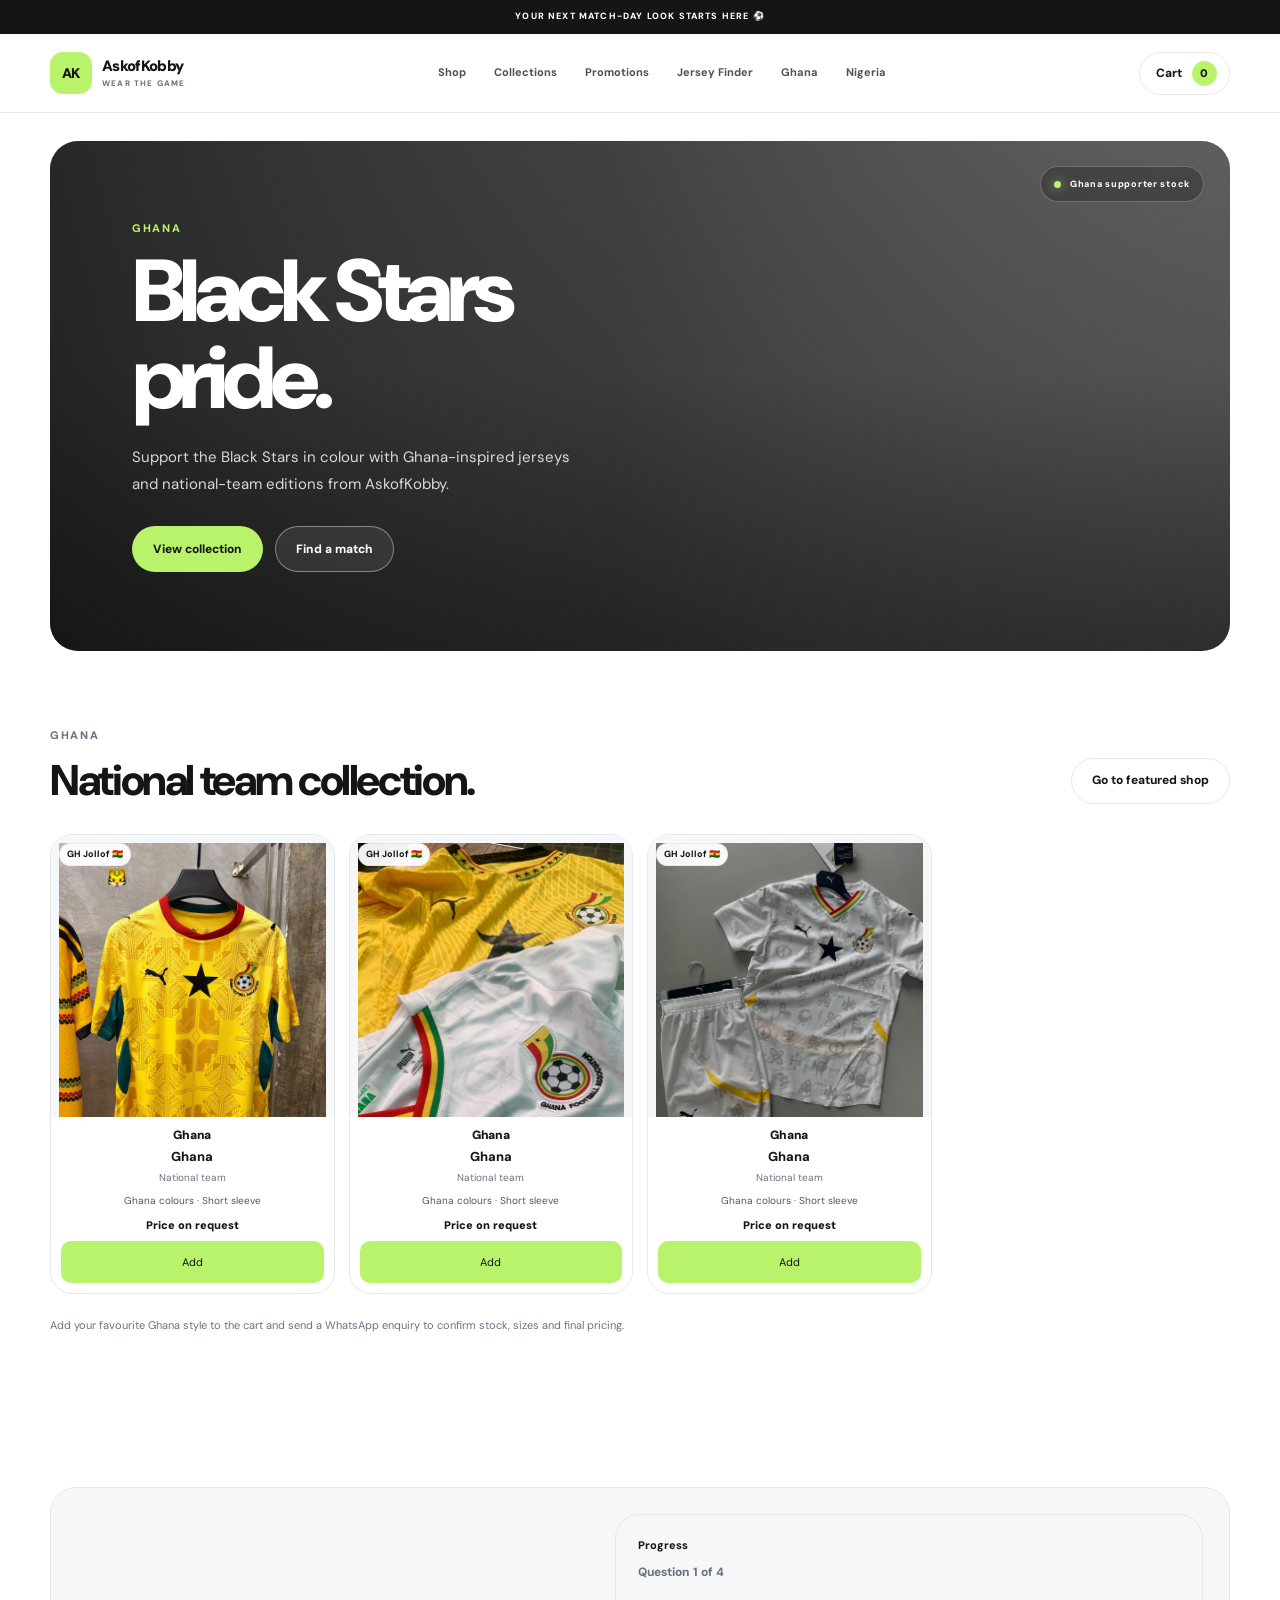
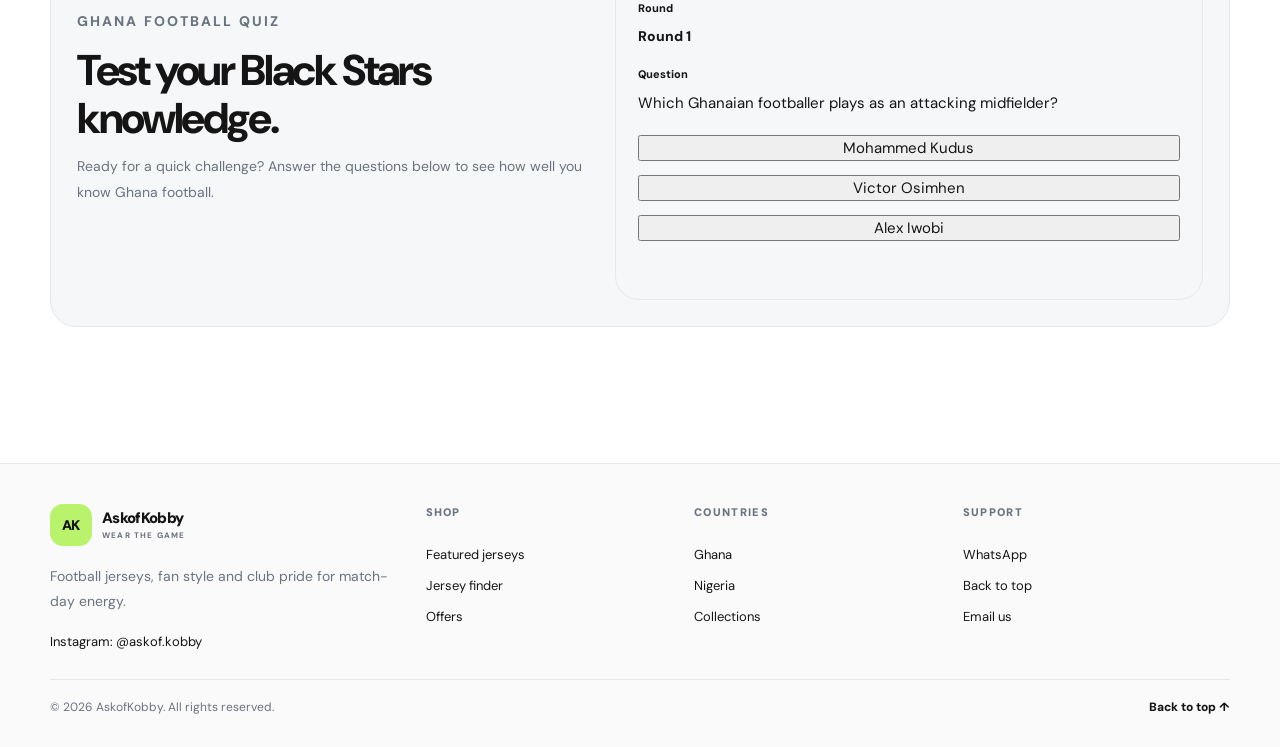
<file: ghana.html>
<!DOCTYPE html>
<html lang="en">
  <head>
    <meta charset="UTF-8" />
    <meta name="viewport" content="width=device-width, initial-scale=1.0" />
    <meta
      name="description"
      content="Explore Ghana football jerseys and supporter gear from AskofKobby."
    />
    <meta name="theme-color" content="#ffffff" />
    <title>Ghana Jerseys | AskofKobby</title>
    <link rel="preconnect" href="https://fonts.googleapis.com" />
    <link rel="preconnect" href="https://fonts.gstatic.com" crossorigin />
    <link
      href="https://fonts.googleapis.com/css2?family=DM+Sans:wght@400;500;600;700;800&display=swap"
      rel="stylesheet"
    />
    <link rel="stylesheet" href="style.css" />
    <script src="script.js" defer></script>
  </head>
  <body id="top">
    <div class="topbar">
      <p>YOUR NEXT MATCH-DAY LOOK STARTS HERE ⚽</p>
    </div>

    <header class="site-header">
      <div class="nav-wrap wrap">
        <a href="index.html" class="brand" aria-label="AskofKobby home">
          <span class="brand-mark">AK</span>
          <span class="brand-name">
            <strong>AskofKobby</strong>
            <small>WEAR THE GAME</small>
          </span>
        </a>

        <nav class="nav-links" id="navLinks" aria-label="Main navigation">
          <a href="index.html#shop">Shop</a>
          <a href="index.html#clubs">Collections</a>
          <a href="index.html#promos">Promotions</a>
          <a href="index.html#finder">Jersey Finder</a>
          <a href="ghana.html">Ghana</a>
          <a href="nigeria.html">Nigeria</a>
        </nav>

        <button class="cart-button" id="openCart" type="button" aria-label="Open shopping cart">
          Cart
          <span class="cart-count" id="cartCount">0</span>
        </button>

        <button
          class="menu-toggle"
          id="menuToggle"
          type="button"
          aria-label="Open navigation menu"
          aria-controls="navLinks"
          aria-expanded="false"
        >
          <span></span>
          <span></span>
          <span></span>
        </button>
      </div>
    </header>

    <main id="countryPage" data-country="Ghana">
      <section class="hero wrap">
        <div
          class="hero-box"
          style="
            background:
              linear-gradient(135deg, rgba(0,0,0,0.3), rgba(0,0,0,0.7)),
              url('https://images.unsplash.com/photo-1522778119026-d647f0596c20?auto=format&fit=crop&w=1600&q=80')
                center/cover no-repeat;
          "
        >
          <div class="hero-shade"></div>

          <div class="hero-note">
            <span class="hero-note-dot"></span>
            Ghana supporter stock
          </div>

          <div class="hero-content">
            <p class="eyebrow">Ghana</p>
            <h1>Black Stars pride.</h1>
            <p class="hero-description">
              Support the Black Stars in colour with Ghana-inspired jerseys and national-team editions from AskofKobby.
            </p>

            <div class="hero-actions">
              <a class="btn btn-primary" href="#countryShop">View collection</a>
              <a class="btn btn-secondary" href="index.html#finder">Find a match</a>
            </div>
          </div>
        </div>
      </section>

      <section class="section wrap" id="countryShop">
        <div class="section-heading">
          <div>
            <p class="eyebrow">Ghana</p>
            <h2>National team collection.</h2>
          </div>

          <button class="btn btn-secondary" id="shopShortcut" type="button">
            Go to featured shop
          </button>
        </div>

        <div class="product-grid" id="countryGrid" aria-live="polite"></div>

        <p class="shop-disclaimer">
          Add your favourite Ghana style to the cart and send a WhatsApp enquiry to confirm stock, sizes and final pricing.
        </p>
      </section>

      <section class="section wrap">
        <div class="updates-box">
          <div class="updates-copy">
            <p class="eyebrow">Ghana football quiz</p>
            <h2>Test your Black Stars knowledge.</h2>
            <p>
              Ready for a quick challenge? Answer the questions below to see how well you know Ghana football.
            </p>
          </div>

          <div id="countryQuiz" class="finder-form" aria-live="polite">
            <div class="shop-search">
              <label for="quizProgress">Progress</label>
              <p id="quizProgress" style="margin: 0; font-size: 12px; font-weight: 800; color: var(--muted);">Question 1 of 4</p>
            </div>

            <div class="form-field">
              <label for="quizQuestion">Round</label>
              <p id="quizQuestion" style="margin: 0; font-weight: 800; font-size: 14px;">Round 1</p>
            </div>

            <div class="form-field">
              <label for="quizPrompt">Question</label>
              <p id="quizPrompt" style="margin: 0; color: var(--ink); font-size: 15px; line-height: 1.7;"></p>
            </div>

            <div id="quizAnswers" class="finder-results-grid" style="grid-template-columns: 1fr;"></div>

            <p id="quizMessage" class="newsletter-message" aria-live="polite"></p>

            <button class="btn btn-primary" id="quizNext" type="button" hidden>Next question</button>

            <button class="btn btn-primary" id="flagClaim" type="button" hidden>
              Claim Ghana flag reward
            </button>
          </div>
        </div>
      </section>
    </main>

    <footer class="site-footer">
      <div class="wrap">
        <div class="footer-main">
          <div class="footer-brand-column">
            <div class="brand footer-brand">
              <span class="brand-mark">AK</span>
              <span class="brand-name">
                <strong>AskofKobby</strong>
                <small>WEAR THE GAME</small>
              </span>
            </div>
            <p class="footer-description">
              Football jerseys, fan style and club pride for match-day energy.
            </p>
            <a class="footer-social-link" href="https://instagram.com/askof.kobby" target="_blank" rel="noopener noreferrer">
              Instagram: @askof.kobby
            </a>
          </div>

          <div class="footer-links-column">
            <h3>Shop</h3>
            <a href="index.html#shop">Featured jerseys</a>
            <a href="index.html#finder">Jersey finder</a>
            <a href="index.html#promos">Offers</a>
          </div>

          <div class="footer-links-column">
            <h3>Countries</h3>
            <a href="ghana.html">Ghana</a>
            <a href="nigeria.html">Nigeria</a>
            <a href="index.html#clubs">Collections</a>
          </div>

          <div class="footer-links-column">
            <h3>Support</h3>
            <a href="https://wa.me/233545292437" target="_blank" rel="noopener noreferrer">
              WhatsApp
            </a>
            <a href="#top">Back to top</a>
            <a href="mailto:askofkobby@gmail.com">Email us</a>
          </div>
        </div>

        <div class="footer-bottom">
          <p>© <span id="year">2026</span> AskofKobby. All rights reserved.</p>
          <a class="back-to-top" href="#top">Back to top ↑</a>
        </div>
      </div>
    </footer>

    <div class="cart-backdrop" id="cartBackdrop"></div>

    <aside class="cart-panel" id="cartPanel" aria-hidden="true" inert>
      <div class="cart-header">
        <h3>Your cart</h3>
        <button class="cart-close" id="closeCart" type="button" aria-label="Close cart">
          ×
        </button>
      </div>

      <div class="cart-items" id="cartItems"></div>

      <div class="cart-footer">
        <div class="cart-total">
          <span>Total</span>
          <strong id="cartTotal">Price to confirm</strong>
        </div>
        <button class="btn btn-primary checkout-button" id="checkoutButton" type="button">
          Enquire on WhatsApp
        </button>
      </div>
    </aside>

    <div id="toast" class="toast" aria-live="polite"></div>
  </body>
</html>
</file>
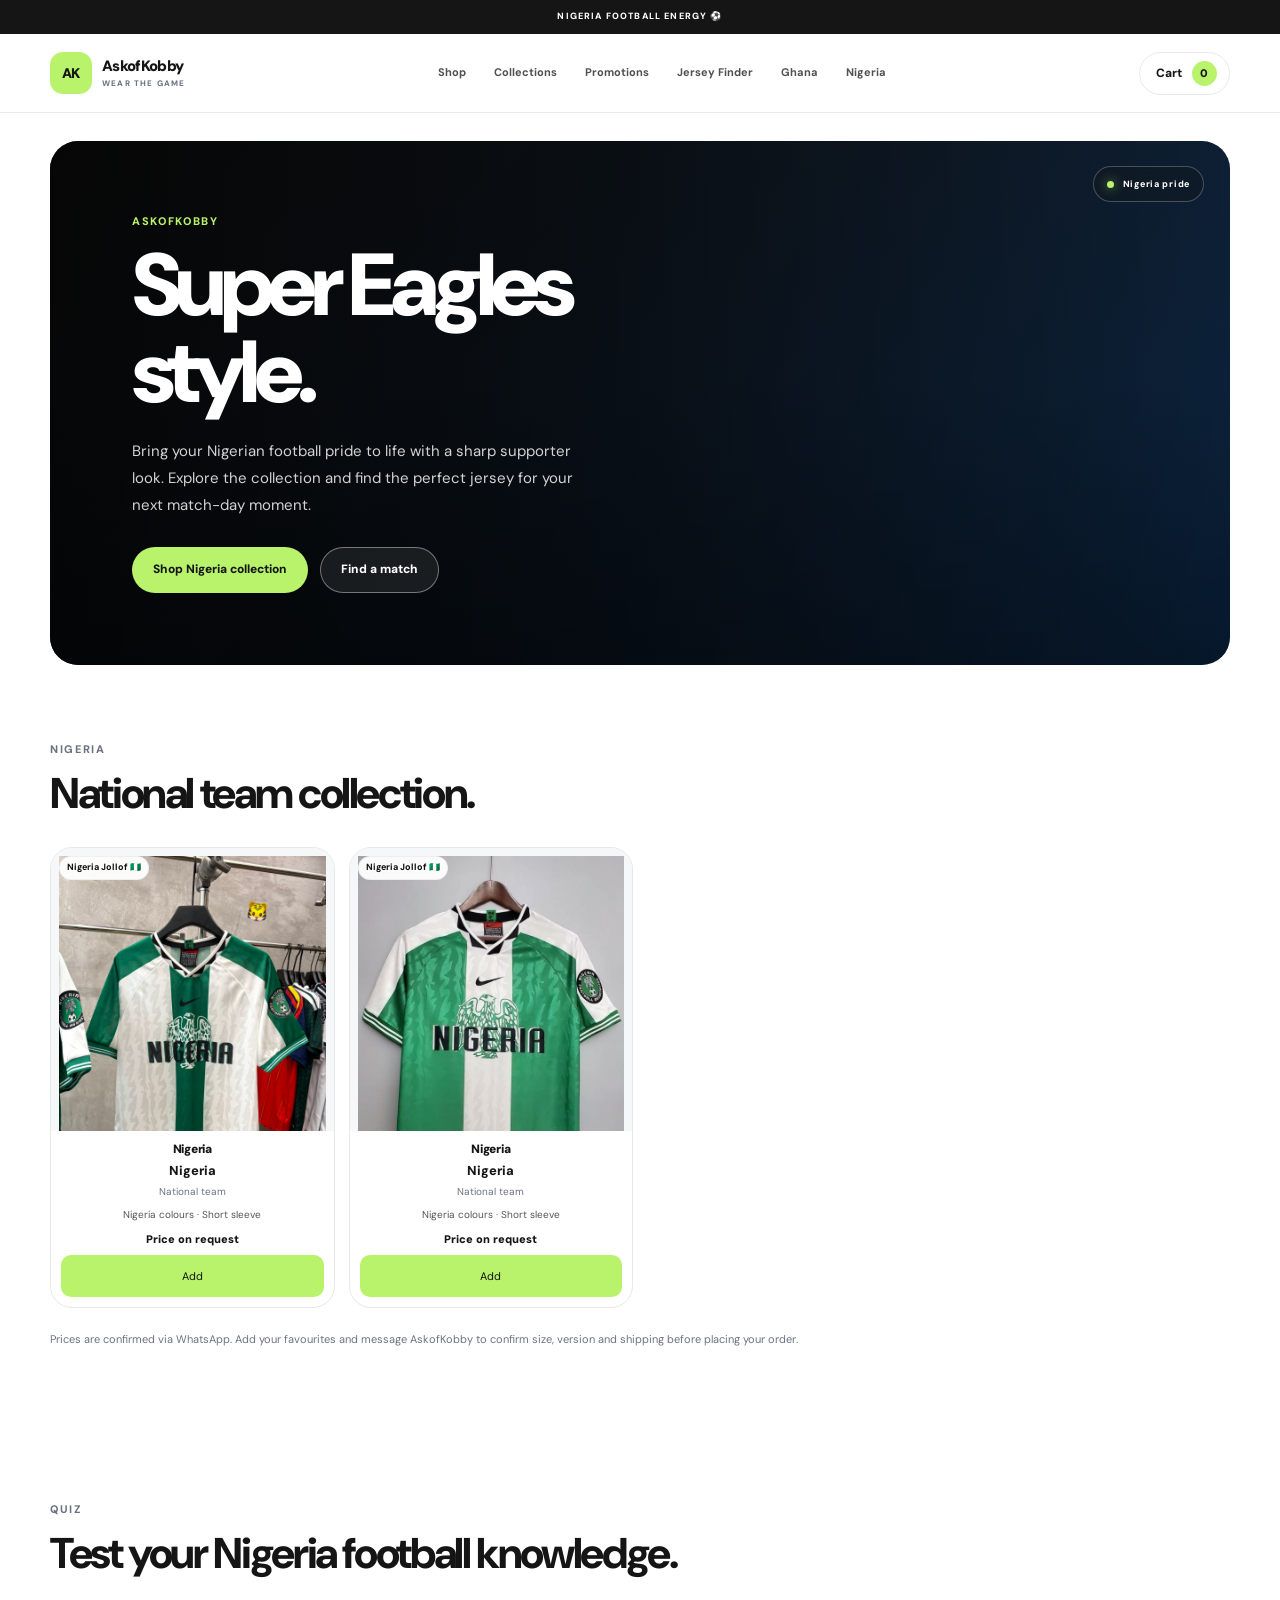
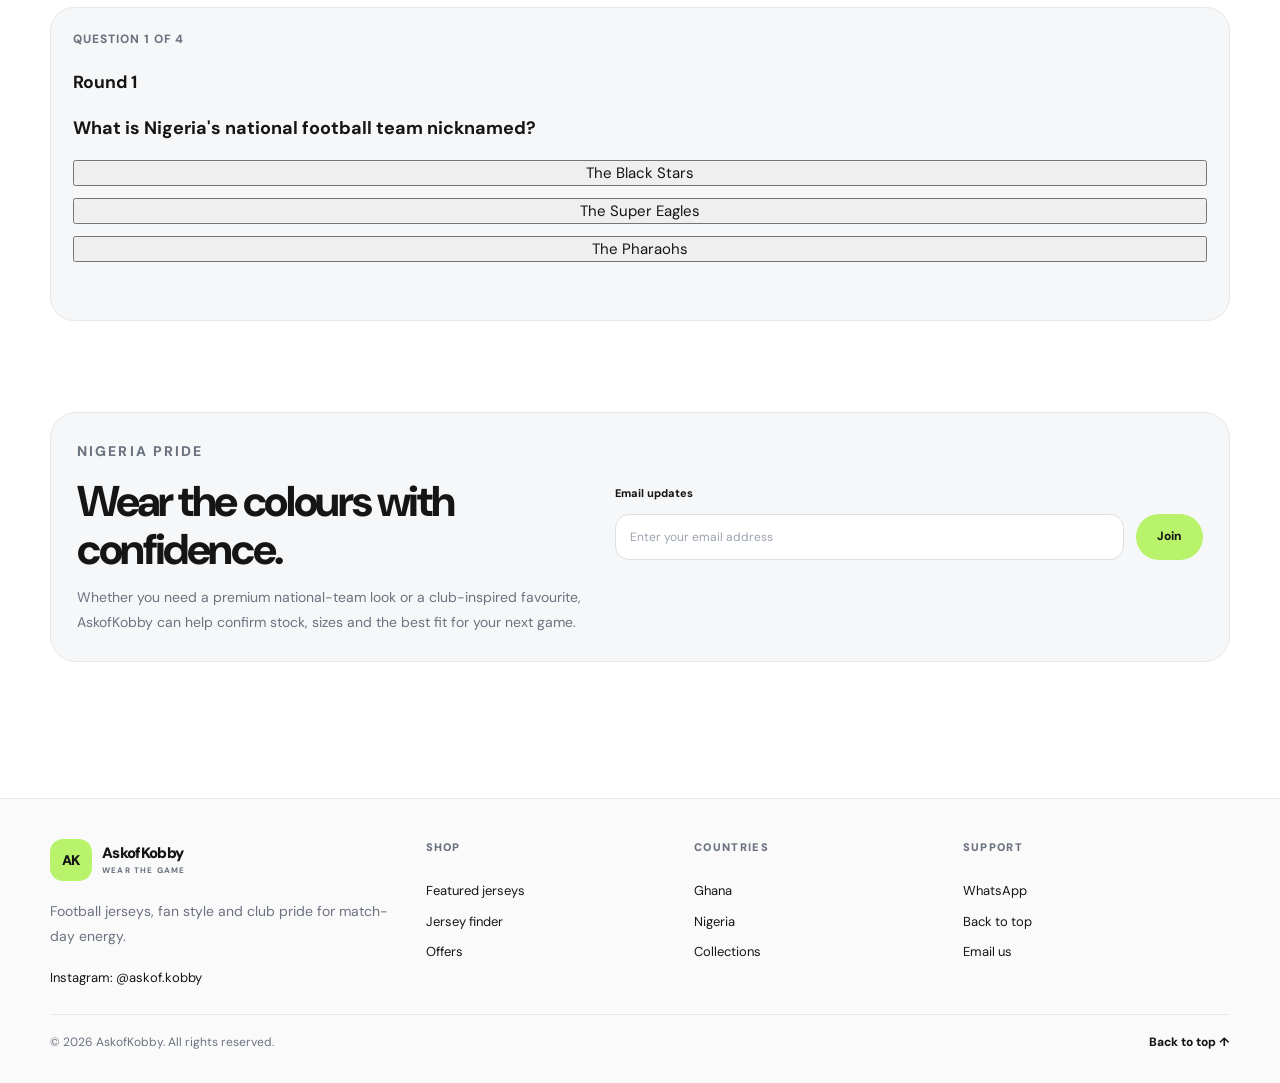
<file: nigeria.html>
<!DOCTYPE html>
<html lang="en">
  <head>
    <meta charset="UTF-8" />
    <meta name="viewport" content="width=device-width, initial-scale=1.0" />
    <meta
      name="description"
      content="Explore Nigeria football jerseys and national-team styles from AskofKobby."
    />
    <title>Nigeria Jerseys | AskofKobby</title>
    <link rel="preconnect" href="https://fonts.googleapis.com" />
    <link rel="preconnect" href="https://fonts.gstatic.com" crossorigin />
    <link
      href="https://fonts.googleapis.com/css2?family=DM+Sans:wght@400;500;700;800;900&display=swap"
      rel="stylesheet"
    />
    <link rel="stylesheet" href="style.css" />
    <script src="script.js" defer></script>
  </head>
  <body id="top">
    <div class="topbar">
      <p>NIGERIA FOOTBALL ENERGY ⚽</p>
    </div>

    <header class="site-header">
      <div class="nav-wrap wrap">
        <a href="index.html" class="brand" aria-label="AskofKobby home">
          <span class="brand-mark">AK</span>
          <span class="brand-name">
            <strong>AskofKobby</strong>
            <small>WEAR THE GAME</small>
          </span>
        </a>

        <nav class="nav-links" id="navLinks" aria-label="Main navigation">
          <a href="index.html#shop">Shop</a>
          <a href="index.html#clubs">Collections</a>
          <a href="index.html#promos">Promotions</a>
          <a href="index.html#finder">Jersey Finder</a>
          <a href="ghana.html">Ghana</a>
          <a href="nigeria.html">Nigeria</a>
        </nav>

        <button class="cart-button" id="openCart" type="button" aria-label="Open shopping cart">
          Cart
          <span class="cart-count" id="cartCount">0</span>
        </button>

        <button
          class="menu-toggle"
          id="menuToggle"
          type="button"
          aria-label="Open navigation menu"
          aria-controls="navLinks"
          aria-expanded="false"
        >
          <span></span>
          <span></span>
          <span></span>
        </button>
      </div>
    </header>

    <main id="countryPage" data-country="Nigeria">
      <section class="hero wrap">
        <div class="hero-box" style="background: linear-gradient(135deg, #1b1b1b, #0a2748);">
          <video
            class="hero-video country-video"
            autoplay
            muted
            loop
            playsinline
            poster="https://images.unsplash.com/photo-1574629810360-7efbbe195018?auto=format&fit=crop&w=1600&q=80"
          >
            <source src="https://cdn.coverr.co/videos/coverr-football-game-1562209146598/1080p.mp4" type="video/mp4" />
          </video>
          <div class="hero-shade"></div>

          <div class="hero-note">
            <span class="hero-note-dot"></span>
            Nigeria pride
          </div>

          <div class="hero-content">
            <p class="eyebrow">AskofKobby</p>
            <h1>Super Eagles style.</h1>
            <p class="hero-description">
              Bring your Nigerian football pride to life with a sharp supporter look.
              Explore the collection and find the perfect jersey for your next match-day moment.
            </p>
            <div class="hero-actions">
              <button class="btn btn-primary" type="button" id="shopShortcut">Shop Nigeria collection</button>
              <a class="btn btn-secondary" href="index.html#finder">Find a match</a>
            </div>
          </div>
        </div>
      </section>

      <section class="section wrap" id="countryShop">
        <div class="section-heading">
          <div>
            <p class="eyebrow">Nigeria</p>
            <h2>National team collection.</h2>
          </div>
        </div>

        <div class="product-grid" id="countryGrid" aria-live="polite"></div>

        <p class="shop-disclaimer">
          Prices are confirmed via WhatsApp. Add your favourites and message AskofKobby to confirm
          size, version and shipping before placing your order.
        </p>
      </section>

      <section class="section wrap">
        <div class="section-heading">
          <div>
            <p class="eyebrow">Quiz</p>
            <h2>Test your Nigeria football knowledge.</h2>
          </div>
        </div>

        <div class="finder-form" id="countryQuiz">
          <div class="finder-result-heading" id="quizProgress">Question 1 of 4</div>
          <h3 id="quizQuestion" style="margin: 0;">Round 1</h3>
          <p id="quizPrompt" style="margin: 0; font-size: 18px; font-weight: 700; line-height: 1.6;"></p>
          <div id="quizAnswers" style="display: grid; gap: 12px;"></div>
          <p id="quizMessage" class="newsletter-message" aria-live="polite"></p>
          <button class="btn btn-primary" id="quizNext" type="button" hidden>Next question</button>
          <button class="btn btn-primary" id="flagClaim" type="button" hidden>Claim my Nigeria reward</button>
        </div>

        <div id="flagGame" hidden>
          <div id="flagAnswers" style="display: grid; gap: 10px;">
            <button type="button" data-answer="correct">Green and white</button>
            <button type="button" data-answer="wrong">Red and black</button>
            <button type="button" data-answer="wrong">Blue and gold</button>
          </div>
          <p id="flagMessage"></p>
        </div>

        <div id="foodAnswer" hidden>
          <button type="button" data-answer="correct">Eba</button>
          <button type="button" data-answer="wrong">Waakye</button>
          <button type="button" data-answer="wrong">Banku with okro stew</button>
        </div>
        <p id="foodMessage"></p>
      </section>

      <section class="section wrap" style="padding-top: 0;">
        <div class="updates-box">
          <div class="updates-copy">
            <p class="eyebrow">Nigeria pride</p>
            <h2>Wear the colours with confidence.</h2>
            <p>
              Whether you need a premium national-team look or a club-inspired favourite,
              AskofKobby can help confirm stock, sizes and the best fit for your next game.
            </p>
          </div>

          <div class="newsletter-form">
            <label for="newsletterEmail">Email updates</label>
            <div class="newsletter-input-row">
              <input id="newsletterEmail" type="email" placeholder="Enter your email address" />
              <button class="btn btn-primary" type="button" onclick="window.location.href='mailto:askofkobby@gmail.com?subject=Nigeria%20jersey%20updates'">
                Join
              </button>
            </div>
            <p id="newsletterMessage" class="newsletter-message" aria-live="polite"></p>
          </div>
        </div>
      </section>
    </main>

    <footer class="site-footer">
      <div class="wrap">
        <div class="footer-main">
          <div class="footer-brand-column">
            <div class="brand footer-brand">
              <span class="brand-mark">AK</span>
              <span class="brand-name">
                <strong>AskofKobby</strong>
                <small>WEAR THE GAME</small>
              </span>
            </div>
            <p class="footer-description">
              Football jerseys, fan style and club pride for match-day energy.
            </p>
            <a class="footer-social-link" href="https://instagram.com/askof.kobby" target="_blank" rel="noopener noreferrer">
              Instagram: @askof.kobby
            </a>
          </div>

          <div class="footer-links-column">
            <h3>Shop</h3>
            <a href="index.html#shop">Featured jerseys</a>
            <a href="index.html#finder">Jersey finder</a>
            <a href="index.html#promos">Offers</a>
          </div>

          <div class="footer-links-column">
            <h3>Countries</h3>
            <a href="ghana.html">Ghana</a>
            <a href="nigeria.html">Nigeria</a>
            <a href="index.html#clubs">Collections</a>
          </div>

          <div class="footer-links-column">
            <h3>Support</h3>
            <a href="https://wa.me/233545292437" target="_blank" rel="noopener noreferrer">
              WhatsApp
            </a>
            <a href="#top">Back to top</a>
            <a href="mailto:askofkobby@gmail.com">Email us</a>
          </div>
        </div>

        <div class="footer-bottom">
          <p>© <span id="year">2026</span> AskofKobby. All rights reserved.</p>
          <a class="back-to-top" href="#top">Back to top ↑</a>
        </div>
      </div>
    </footer>

    <div class="promo-modal" id="promoModal" hidden aria-hidden="true">
      <div class="promo-modal-backdrop" data-close-promo="true"></div>

      <div class="promo-modal-card" role="dialog" aria-modal="true" aria-labelledby="promoModalTitle">
        <div class="promo-modal-header">
          <p class="promo-label" id="promoModalKicker">Offer</p>
          <button class="modal-close" id="closePromoModal" type="button" aria-label="Close offer modal">
            ×
          </button>
        </div>

        <div class="promo-modal-content">
          <h2 id="promoModalTitle">Offer title</h2>
          <div id="promoModalBody"></div>
          <button class="btn btn-primary" id="promoApply" type="button">
            Ask on WhatsApp
          </button>
        </div>
      </div>
    </div>

    <div class="cart-backdrop" id="cartBackdrop"></div>

    <aside class="cart-panel" id="cartPanel" aria-hidden="true" inert>
      <div class="cart-header">
        <h3>Your cart</h3>
        <button class="cart-close" id="closeCart" type="button" aria-label="Close cart">
          ×
        </button>
      </div>

      <div class="cart-items" id="cartItems"></div>

      <div class="cart-footer">
        <div class="cart-total">
          <span>Total</span>
          <strong id="cartTotal">Price to confirm</strong>
        </div>
        <button class="btn btn-primary checkout-button" id="checkoutButton" type="button">
          Enquire on WhatsApp
        </button>
      </div>
    </aside>

    <div id="toast" class="toast" aria-live="polite"></div>
  </body>
</html>
</file>
<file: style.css>
:root {
  --ink: #151515;
  --muted: #6b7280;
  --line: #e8e8e8;
  --paper: #ffffff;
  --soft: #f6f7f8;
  --green: #b8f36b;
  --green-dark: #a7e75a;
  --blue: #dceeff;
  --orange: #f6a45b;
  --radius: 22px;
  --radius-small: 14px;
  --shadow: 0 12px 35px rgba(0,0,0,0.06);
  --shadow-hover: 0 18px 42px rgba(0,0,0,0.10);
  --page-width: 1180px;
  --page-gutter: 24px;
  --font-main: "DM Sans", Arial, sans-serif;
  --transition: 180ms ease;
}

* { box-sizing: border-box; }

html {
  scroll-behavior: smooth;
  scroll-padding-top: 100px;
}

body {
  margin: 0;
  background: var(--paper);
  color: var(--ink);
  font-family: var(--font-main);
  font-size: 15px;
  line-height: 1.6;
  -webkit-font-smoothing: antialiased;
  text-rendering: optimizeLegibility;
}

body,
button,
input,
select,
textarea {
  font-family: var(--font-main);
}

button,
input,
select,
textarea {
  font-size: inherit;
}

button,
a {
  -webkit-tap-highlight-color: transparent;
}

button {
  color: inherit;
}

button:focus-visible,
a:focus-visible,
input:focus-visible,
select:focus-visible,
textarea:focus-visible {
  outline: 3px solid rgba(184, 243, 107, 0.9);
  outline-offset: 4px;
}

a {
  color: inherit;
  text-decoration: none;
}

img,
video {
  display: block;
  max-width: 100%;
}

img {
  height: auto;
}

button,
input,
select {
  min-width: 0;
}

button:disabled {
  cursor: not-allowed;
  opacity: 0.55;
}

[hidden] {
  display: none !important;
}

::selection {
  background: var(--green);
  color: var(--ink);
}

.wrap {
  width: min(var(--page-width), calc(100% - (var(--page-gutter) * 2)));
  margin-inline: auto;
}

.section {
  padding-block: 76px;
}

.section-heading {
  display: flex;
  align-items: flex-end;
  justify-content: space-between;
  gap: 28px;
  margin-bottom: 30px;
}

.section-heading > div {
  min-width: 0;
}

.eyebrow {
  margin: 0 0 12px;
  color: var(--muted);
  font-size: 11px;
  font-weight: 800;
  letter-spacing: 0.15em;
  line-height: 1.5;
  text-transform: uppercase;
}

.section-heading h2,
.finder-intro h2,
.bottle-content h2,
.updates-copy h2,
.delivery-copy h2 {
  margin: 0;
  font-size: clamp(28px, 4vw, 43px);
  font-weight: 800;
  letter-spacing: -0.055em;
  line-height: 1.12;
}

.section-description {
  max-width: 560px;
  margin: 13px 0 0;
  color: var(--muted);
  font-size: 14px;
  line-height: 1.8;
}

.text-link {
  display: inline-flex;
  align-items: center;
  gap: 8px;
  flex-shrink: 0;
  font-size: 13px;
  font-weight: 800;
}

.text-link span {
  transition: transform var(--transition);
}

.text-link:hover span {
  transform: translate(3px, 3px);
}

.btn {
  display: inline-flex;
  min-height: 46px;
  align-items: center;
  justify-content: center;
  gap: 9px;
  padding: 12px 20px;
  border: 1px solid transparent;
  border-radius: 999px;
  cursor: pointer;
  font-size: 12px;
  font-weight: 800;
  line-height: 1.3;
  text-align: center;
  transition: background var(--transition),
    border-color var(--transition),
    color var(--transition),
    transform var(--transition),
    box-shadow var(--transition);
  text-decoration: none;
}

.btn-primary {
  background: var(--green);
  color: var(--ink);
}

.btn-primary:hover {
  background: var(--green-dark);
  box-shadow: 0 8px 22px rgba(184, 243, 107, 0.25);
  transform: translateY(-2px);
}

.btn-secondary {
  border-color: var(--line);
  background: rgba(255, 255, 255, 0.08);
  color: inherit;
}

.btn-secondary:hover {
  border-color: var(--ink);
  background: var(--paper);
}

.btn:active {
  transform: scale(0.98);
}

.topbar {
  display: flex;
  min-height: 34px;
  align-items: center;
  justify-content: center;
  padding: 7px 16px;
  background: var(--ink);
  color: var(--paper);
  text-align: center;
}

.topbar p {
  margin: 0;
  font-size: 9px;
  font-weight: 800;
  letter-spacing: 0.13em;
  line-height: 1.5;
}

.site-header {
  position: sticky;
  z-index: 100;
  top: 0;
  border-bottom: 1px solid rgba(232,232,232,0.9);
  background: rgba(255,255,255,0.94);
  backdrop-filter: blur(18px);
  -webkit-backdrop-filter: blur(18px);
}

.nav-wrap {
  display: flex;
  min-height: 78px;
  align-items: center;
  justify-content: space-between;
  gap: 28px;
}

.brand {
  display: inline-flex;
  min-width: 0;
  align-items: center;
  gap: 10px;
  flex-shrink: 0;
}

.brand-mark {
  display: grid;
  width: 42px;
  height: 42px;
  flex-shrink: 0;
  place-items: center;
  border-radius: 13px;
  background: var(--green);
  color: var(--ink);
  font-size: 14px;
  font-weight: 900;
  letter-spacing: -0.06em;
}

.brand-name {
  display: flex;
  flex-direction: column;
  line-height: 1.2;
}

.brand-name strong {
  font-size: 15px;
  font-weight: 900;
  letter-spacing: -0.045em;
}

.brand-name small {
  margin-top: 4px;
  color: var(--muted);
  font-size: 8px;
  font-weight: 800;
  letter-spacing: 0.15em;
}

.nav-links {
  display: flex;
  align-items: center;
  justify-content: center;
  gap: clamp(14px, 2.2vw, 28px);
}

.nav-links a {
  position: relative;
  padding-block: 8px;
  color: #505050;
  font-size: 11px;
  font-weight: 700;
  transition: color var(--transition);
}

.nav-links a:hover {
  color: var(--ink);
}

.nav-links a::after {
  position: absolute;
  right: 0;
  bottom: 2px;
  left: 0;
  height: 2px;
  background: var(--green);
  content: "";
  transform: scaleX(0);
  transform-origin: left;
  transition: transform var(--transition);
}

.nav-links a:hover::after {
  transform: scaleX(1);
}

.cart-button {
  display: inline-flex;
  min-height: 42px;
  align-items: center;
  justify-content: center;
  gap: 10px;
  padding: 8px 12px 8px 16px;
  flex-shrink: 0;
  border: 1px solid var(--line);
  border-radius: 999px;
  background: var(--paper);
  cursor: pointer;
  font-size: 12px;
  font-weight: 800;
  transition: border-color var(--transition), background var(--transition);
}

.cart-button:hover {
  border-color: var(--ink);
}

.cart-count {
  display: grid;
  width: 25px;
  height: 25px;
  place-items: center;
  border-radius: 50%;
  background: var(--green);
  color: var(--ink);
  font-size: 11px;
  font-weight: 900;
}

.menu-toggle {
  display: none;
  width: 42px;
  height: 42px;
  align-items: center;
  justify-content: center;
  flex-direction: column;
  gap: 5px;
  padding: 0;
  border: 1px solid var(--line);
  border-radius: 13px;
  background: var(--paper);
  cursor: pointer;
}

.menu-toggle span {
  display: block;
  width: 17px;
  height: 2px;
  border-radius: 5px;
  background: var(--ink);
}

.hero {
  padding-top: 28px;
}

.hero-box {
  position: relative;
  min-height: 510px;
  overflow: hidden;
  isolation: isolate;
  border-radius: 28px;
  background: #262a28;
  color: var(--paper);
}

.hero-video {
  position: absolute;
  z-index: -2;
  inset: 0;
  width: 100%;
  height: 100%;
  max-width: none;
  object-fit: cover;
  object-position: center;
}

.hero-shade {
  position: absolute;
  z-index: -1;
  inset: 0;
  background:
    linear-gradient(90deg, rgba(0,0,0,0.78) 0%, rgba(0,0,0,0.55) 48%, rgba(0,0,0,0.12) 100%),
    linear-gradient(0deg, rgba(0,0,0,0.32), transparent 55%);
}

.hero-note {
  position: absolute;
  top: 25px;
  right: 26px;
  display: inline-flex;
  align-items: center;
  gap: 9px;
  padding: 10px 13px;
  border: 1px solid rgba(255,255,255,0.24);
  border-radius: 999px;
  background: rgba(20,20,20,0.3);
  backdrop-filter: blur(12px);
  -webkit-backdrop-filter: blur(12px);
  font-size: 9px;
  font-weight: 800;
  letter-spacing: 0.08em;
}

.hero-note-dot {
  width: 7px;
  height: 7px;
  flex-shrink: 0;
  border-radius: 50%;
  background: var(--green);
  box-shadow: 0 0 12px rgba(184,243,107,0.7);
}

.hero-content {
  display: flex;
  min-height: 510px;
  max-width: 700px;
  align-items: flex-start;
  justify-content: center;
  flex-direction: column;
  padding: 72px clamp(28px, 7vw, 82px);
}

.hero-content .eyebrow {
  color: var(--green);
}

.hero-content h1 {
  max-width: 650px;
  margin: 0;
  font-size: clamp(48px, 7.5vw, 88px);
  font-weight: 900;
  letter-spacing: -0.075em;
  line-height: 0.99;
}

.hero-description {
  max-width: 450px;
  margin: 22px 0 0;
  color: rgba(255,255,255,0.82);
  font-size: 15px;
  line-height: 1.8;
}

.hero-actions {
  display: flex;
  flex-wrap: wrap;
  gap: 12px;
  margin-top: 28px;
}

.hero-actions .btn-secondary {
  border-color: rgba(255,255,255,0.4);
  color: var(--paper);
}

.hero-actions .btn-secondary:hover {
  background: var(--paper);
  color: var(--ink);
}

.ticker {
  width: 100%;
  overflow: hidden;
  padding: 16px 0;
  border-top: 1px solid var(--line);
  border-bottom: 1px solid var(--line);
  background: var(--soft);
}

.ticker-track {
  display: flex;
  width: max-content;
  align-items: center;
  gap: 28px;
  animation: ticker-scroll 32s linear infinite;
}

.ticker-track span {
  flex-shrink: 0;
  font-size: 10px;
  font-weight: 900;
  letter-spacing: 0.14em;
  white-space: nowrap;
}

.ticker-track .ticker-star {
  color: #8acb42;
  font-size: 18px;
}

@keyframes ticker-scroll {
  from { transform: translateX(0); }
  to { transform: translateX(-50%); }
}

.shop-section {
  padding-top: 88px;
}

.shop-section .section-heading {
  margin-bottom: 32px;
}

.shop-disclaimer,
.promo-disclaimer,
.bottle-disclaimer,
.newsletter-note {
  margin: 22px 0 0;
  color: var(--muted);
  font-size: 11px;
  line-height: 1.7;
}

.club-grid {
  display: grid;
  grid-template-columns: repeat(4, minmax(0, 1fr));
  gap: 14px;
  margin-bottom: 34px;
}

.club-card {
  position: relative;
  display: flex;
  min-height: 145px;
  overflow: hidden;
  align-items: flex-end;
  justify-content: space-between;
  gap: 10px;
  padding: 19px;
  border: 1px solid var(--line);
  border-radius: var(--radius);
  background:
    radial-gradient(circle at 100% 0, rgba(184,243,107,0.3), transparent 52%),
    var(--soft);
  cursor: pointer;
  text-align: left;
  transition: transform var(--transition), border-color var(--transition), box-shadow var(--transition);
}

.club-card:hover {
  border-color: rgba(21,21,21,0.25);
  box-shadow: var(--shadow);
  transform: translateY(-4px);
}

.club-card:focus-visible {
  outline: 3px solid var(--green-dark);
  outline-offset: 3px;
}

.club-card img {
  position: absolute;
  inset: 0;
  width: 100%;
  height: 100%;
  object-fit: cover;
  filter: saturate(0.9) brightness(0.85);
  opacity: 0.18;
}

.club-card-content {
  position: relative;
  z-index: 1;
  display: flex;
  min-width: 0;
  flex-direction: column;
  gap: 7px;
  width: 100%;
  text-align: left;
}

.club-card-kicker {
  color: var(--muted);
  font-size: 9px;
  font-weight: 800;
  letter-spacing: 0.12em;
  text-transform: uppercase;
}

.club-card h3 {
  margin: 0;
  font-size: 16px;
  font-weight: 900;
  letter-spacing: -0.045em;
  line-height: 1.3;
  overflow-wrap: anywhere;
}

.club-card p {
  margin: 0;
  color: var(--muted);
  font-size: 12px;
  line-height: 1.6;
}

.club-card-count {
  margin-top: 3px;
  color: var(--muted);
  font-size: 10px;
}

.club-card button,
.club-card .primary {
  width: fit-content;
  min-height: 38px;
  padding: 10px 14px;
  border: 1px solid rgba(21,21,21,0.08);
  border-radius: 999px;
  background: var(--paper);
  color: var(--ink);
  font-size: 11px;
  font-weight: 800;
  cursor: pointer;
}

.club-card button:hover,
.club-card .primary:hover {
  background: var(--green);
}

.club-collection {
  margin: 0 0 30px;
  padding: 25px;
  border: 1px solid var(--line);
  border-radius: var(--radius);
  background: var(--soft);
}

.collection-heading {
  display: flex;
  align-items: center;
  justify-content: space-between;
  gap: 20px;
}

.collection-heading h3 {
  margin: 0;
  font-size: clamp(22px, 3vw, 30px);
  font-weight: 900;
  letter-spacing: -0.05em;
  line-height: 1.2;
}

.collection-heading p:not(.eyebrow) {
  margin: 9px 0 0;
  color: var(--muted);
  font-size: 12px;
  line-height: 1.7;
}

.shop-toolbar {
  display: grid;
  grid-template-columns: minmax(220px, 1.6fr) repeat(2, minmax(150px, 1fr));
  gap: 14px;
  align-items: end;
  margin-bottom: 24px;
  padding: 18px;
  border: 1px solid var(--line);
  border-radius: var(--radius);
  background: var(--soft);
}

.shop-search,
.shop-filter,
.form-field {
  display: flex;
  min-width: 0;
  flex-direction: column;
  gap: 8px;
}

.shop-search label,
.shop-filter label,
.form-field label,
.newsletter-form > label {
  font-size: 11px;
  font-weight: 800;
}

.shop-search input,
.shop-filter select,
.form-field input,
.form-field select,
.newsletter-form input {
  width: 100%;
  min-height: 46px;
  padding: 12px 14px;
  border: 1px solid #dedfe1;
  border-radius: var(--radius-small);
  background: var(--paper);
  color: var(--ink);
  font-size: 12px;
  transition: border-color var(--transition), box-shadow var(--transition);
}

.shop-search input::placeholder,
.form-field input::placeholder,
.newsletter-form input::placeholder {
  color: #9ca3af;
}

.shop-search input:focus,
.shop-filter select:focus,
.form-field input:focus,
.form-field select:focus,
.newsletter-form input:focus {
  border-color: #9bd64e;
  box-shadow: 0 0 0 3px rgba(184,243,107,0.2);
  outline: none;
}

.product-grid,
#productGrid,
#jerseyGrid {
  display: grid;
  grid-template-columns: repeat(4, minmax(0, 1fr));
  align-items: stretch;
  gap: 18px 14px;
  width: 100%;
  min-width: 0;
}

.product-card {
  display: flex;
  flex-direction: column;
  align-items: stretch;
  min-width: 0;
  height: 100%;
  margin: 0;
  padding: 0;
  overflow: hidden;
  border: 1px solid var(--line);
  border-radius: var(--radius);
  background: var(--paper);
  text-align: center;
  box-sizing: border-box;
  transition: border-color var(--transition), box-shadow var(--transition), transform var(--transition);
}

.product-card:hover {
  border-color: #d5d7d9;
  box-shadow: var(--shadow-hover);
  transform: translateY(-2px);
}

.product-image-wrap {
  position: relative;
  display: grid;
  width: 100%;
  min-width: 0;
  aspect-ratio: 1 / 1;
  padding: 8px;
  overflow: hidden;
  place-items: center;
  background: var(--soft);
  box-sizing: border-box;
}

.product-image {
  display: block;
  width: 100%;
  height: 100%;
  max-width: 100%;
  max-height: 100%;
  margin: auto;
  object-fit: contain;
  object-position: center;
  transition: transform 300ms ease;
}

.product-card:hover .product-image {
  transform: scale(1.025);
}

.product-image-fallback {
  display: grid;
  width: 100%;
  height: 100%;
  place-items: center;
  color: var(--muted);
  font-size: 12px;
  text-align: center;
}

.product-tag {
  position: absolute;
  z-index: 2;
  top: 8px;
  left: 8px;
  max-width: calc(100% - 16px);
  padding: 5px 7px;
  border: 1px solid rgba(21,21,21,0.05);
  border-radius: 999px;
  background: rgba(255,255,255,0.94);
  font-size: 9px;
  font-weight: 800;
  line-height: 1.3;
  white-space: normal;
  overflow-wrap: anywhere;
  box-sizing: border-box;
}

.product-info {
  display: flex;
  flex: 1 1 auto;
  flex-direction: column;
  align-items: stretch;
  width: 100%;
  min-width: 0;
  margin: 0;
  padding: 10px;
  text-align: center;
  box-sizing: border-box;
}

.product-team,
.product-info h3,
.product-sponsor {
  display: block;
  position: static;
  width: 100%;
  min-width: 0;
  margin: 0;
  padding: 0;
  text-align: center;
  overflow-wrap: anywhere;
}

.product-team {
  font-size: 12px;
  font-weight: 900;
  letter-spacing: -0.02em;
  line-height: 1.35;
}

.product-info h3 {
  margin-top: 5px;
  font-size: 13px;
  font-weight: 800;
  line-height: 1.35;
}

.product-sponsor {
  margin-top: 5px;
  color: var(--muted);
  font-size: 10px;
  line-height: 1.4;
}

.product-meta {
  display: block;
  width: 100%;
  min-width: 0;
  margin-top: 8px;
  color: #53565a;
  font-size: 10px;
  line-height: 1.5;
  text-align: center;
  overflow-wrap: anywhere;
}

.product-actions {
  display: flex;
  flex-direction: column;
  align-items: stretch;
  justify-content: flex-end;
  gap: 8px;
  width: 100%;
  min-width: 0;
  margin-top: auto;
  padding-top: 10px;
  overflow: visible;
  box-sizing: border-box;
}

.product-price {
  display: block;
  width: 100%;
  min-width: 0;
  margin: 0;
  font-size: 11px;
  font-weight: 900;
  line-height: 1.4;
  text-align: center;
  overflow-wrap: anywhere;
}

.product-actions button,
.product-actions .primary,
.product-actions .btn {
  display: inline-flex;
  position: relative;
  align-items: center;
  justify-content: center;
  visibility: visible;
  opacity: 1;
  width: 100%;
  min-width: 0;
  max-width: 100%;
  min-height: 42px;
  height: auto;
  margin: 0;
  padding: 10px 8px;
  border-radius: 10px;
  font-size: 11px;
  line-height: 1.3;
  white-space: normal;
  text-align: center;
  box-sizing: border-box;
  background: var(--green);
  color: var(--ink);
  border: 1px solid transparent;
  cursor: pointer;
}

.product-actions button:hover,
.product-actions .primary:hover,
.product-actions .btn:hover {
  background: var(--green-dark);
}

.clips-grid {
  display: grid;
  grid-template-columns: repeat(2, minmax(0, 1fr));
  gap: 22px;
  margin-top: 12px;
}

.clip-card {
  overflow: hidden;
  border: 1px solid var(--line);
  border-radius: 24px;
  background: var(--soft);
}

.clip-media {
  position: relative;
  min-height: 340px;
  overflow: hidden;
  border-radius: 24px;
}

.clip-media video {
  width: 100%;
  height: 100%;
  object-fit: cover;
}

.clip-overlay {
  position: absolute;
  inset: auto 0 0 0;
  display: flex;
  flex-direction: column;
  gap: 8px;
  padding: 24px;
  background: linear-gradient(180deg, transparent, rgba(0,0,0,0.68));
  color: var(--paper);
}

.clip-label {
  font-size: 9px;
  font-weight: 800;
  letter-spacing: 0.13em;
  text-transform: uppercase;
}

.clip-overlay h3 {
  margin: 0;
  font-size: clamp(24px, 3vw, 32px);
  font-weight: 900;
  letter-spacing: -0.06em;
}

.national-grid {
  display: grid;
  grid-template-columns: repeat(2, minmax(0, 1fr));
  gap: 18px;
}

.national-card {
  position: relative;
  display: flex;
  min-height: 320px;
  overflow: hidden;
  flex-direction: column;
  justify-content: space-between;
  padding: 20px;
  border: 1px solid var(--line);
  border-radius: 28px;
  color: var(--paper);
  transition: transform var(--transition), box-shadow var(--transition), border-color var(--transition);
}

.national-card:hover {
  transform: translateY(-4px);
  box-shadow: var(--shadow-hover);
}

.national-card::before {
  position: absolute;
  inset: 0;
  content: "";
  background: linear-gradient(180deg, rgba(0,0,0,0.15), rgba(0,0,0,0.72));
}

.national-card-top,
.national-card-content {
  position: relative;
  z-index: 1;
}

.national-card-top {
  display: flex;
  align-items: center;
  justify-content: space-between;
  gap: 12px;
}

.national-tag {
  display: inline-flex;
  align-items: center;
  justify-content: center;
  border: 1px solid rgba(255,255,255,0.24);
  border-radius: 999px;
  background: rgba(255,255,255,0.08);
  padding: 8px 12px;
  font-size: 10px;
  font-weight: 800;
  letter-spacing: 0.14em;
}

.national-arrow {
  display: grid;
  width: 34px;
  height: 34px;
  place-items: center;
  border: 1px solid rgba(255,255,255,0.26);
  border-radius: 50%;
  background: rgba(255,255,255,0.08);
  font-size: 18px;
}

.national-card-content {
  display: flex;
  flex-direction: column;
  gap: 10px;
}

.national-card-content .eyebrow {
  color: rgba(255,255,255,0.8);
  margin: 0;
}

.national-card-content h3 {
  margin: 0;
  font-size: clamp(28px, 3vw, 40px);
  line-height: 1;
  letter-spacing: -0.06em;
}

.national-card-content p {
  margin: 0;
  color: rgba(255,255,255,0.8);
  font-size: 14px;
  line-height: 1.7;
}

.national-card-link {
  display: inline-flex;
  width: fit-content;
  margin-top: 8px;
  padding-bottom: 2px;
  border-bottom: 1px solid rgba(255,255,255,0.7);
  font-size: 12px;
  font-weight: 800;
}

.ghana-card {
  background:
    linear-gradient(135deg, rgba(0,0,0,0.15), rgba(0,0,0,0.46)),
    url("https://images.unsplash.com/photo-1517466787929-bc90951d0974?auto=format&fit=crop&w=1200&q=80") center/cover no-repeat;
}

.nigeria-card {
  background:
    linear-gradient(135deg, rgba(0,0,0,0.15), rgba(0,0,0,0.46)),
    url("https://images.unsplash.com/photo-1574629810360-7efbbe195018?auto=format&fit=crop&w=1200&q=80") center/cover no-repeat;
}

.promo-grid {
  display: grid;
  grid-template-columns: repeat(3, minmax(0, 1fr));
  gap: 18px;
}

.promo-card {
  display: flex;
  flex-direction: column;
  gap: 18px;
  padding: 22px;
  border: 1px solid var(--line);
  border-radius: 24px;
  background: var(--paper);
  box-shadow: 0 10px 25px rgba(0,0,0,0.02);
}

.promo-card-top {
  display: flex;
  align-items: center;
  justify-content: space-between;
  gap: 12px;
}

.promo-label {
  font-size: 9px;
  font-weight: 800;
  letter-spacing: 0.12em;
  text-transform: uppercase;
  color: var(--muted);
}

.promo-symbol {
  display: grid;
  width: 32px;
  height: 32px;
  place-items: center;
  border-radius: 50%;
  background: var(--soft);
  color: var(--ink);
  font-size: 16px;
  font-weight: 800;
}

.promo-kicker {
  margin: 0;
  color: var(--muted);
  font-size: 10px;
  font-weight: 800;
  letter-spacing: 0.14em;
  text-transform: uppercase;
}

.promo-card h3 {
  margin: 0;
  font-size: clamp(24px, 2.8vw, 30px);
  letter-spacing: -0.06em;
}

.promo-card p,
.promo-card li {
  margin: 0;
  color: var(--muted);
  font-size: 13px;
  line-height: 1.7;
}

.promo-list {
  margin: 0;
  padding-left: 18px;
  display: grid;
  gap: 8px;
}

.promo-price {
  display: flex;
  align-items: baseline;
  justify-content: space-between;
  gap: 12px;
  padding-top: 8px;
  border-top: 1px solid var(--line);
}

.promo-price strong {
  font-size: 22px;
  font-weight: 900;
  letter-spacing: -0.05em;
}

.promo-price span {
  color: var(--muted);
  font-size: 11px;
  font-weight: 700;
}

.promo-small {
  font-size: 11px !important;
}

.promo-button {
  margin-top: auto;
}

.bottle-layout {
  display: grid;
  grid-template-columns: minmax(0, 0.95fr) minmax(0, 1.05fr);
  gap: 28px;
  align-items: center;
}

.bottle-visual {
  position: relative;
  border: 1px solid var(--line);
  border-radius: 26px;
  overflow: hidden;
  background: var(--soft);
}

.bottle-visual img {
  width: 100%;
  min-height: 470px;
  object-fit: cover;
}

.bottle-image-note {
  position: absolute;
  top: 18px;
  right: 18px;
  display: inline-flex;
  align-items: center;
  justify-content: center;
  padding: 9px 12px;
  border: 1px solid rgba(255,255,255,0.3);
  border-radius: 999px;
  background: rgba(0,0,0,0.25);
  color: var(--paper);
  font-size: 9px;
  font-weight: 800;
  letter-spacing: 0.12em;
}

.bottle-content {
  display: flex;
  flex-direction: column;
  gap: 18px;
}

.bottle-content p {
  margin: 0;
  color: var(--muted);
  font-size: 14px;
  line-height: 1.8;
}

.bottle-features {
  display: grid;
  gap: 16px;
  margin-top: 8px;
}

.bottle-feature {
  display: grid;
  grid-template-columns: 52px minmax(0, 1fr);
  gap: 14px;
  padding: 14px 0;
  border-top: 1px solid var(--line);
}

.bottle-feature:first-child {
  border-top: none;
  padding-top: 0;
}

.bottle-feature-mark {
  display: grid;
  place-items: center;
  width: 42px;
  height: 42px;
  border-radius: 12px;
  background: var(--green);
  color: var(--ink);
  font-size: 12px;
  font-weight: 900;
}

.bottle-feature strong {
  display: block;
  margin-bottom: 4px;
  font-size: 14px;
}

.bottle-feature p {
  margin: 0;
  font-size: 12px;
  line-height: 1.7;
}

.finder-layout {
  display: grid;
  grid-template-columns: minmax(0, 0.9fr) minmax(0, 1.1fr);
  gap: 30px;
  align-items: center;
}

.finder-intro {
  display: flex;
  flex-direction: column;
  gap: 18px;
}

.finder-intro p {
  margin: 0;
  color: var(--muted);
  line-height: 1.8;
}

.finder-note {
  display: flex;
  align-items: flex-start;
  gap: 12px;
  padding: 16px 18px;
  border: 1px solid var(--line);
  border-radius: 18px;
  background: var(--soft);
  color: var(--ink);
}

.finder-note-icon {
  display: grid;
  width: 28px;
  height: 28px;
  place-items: center;
  border-radius: 50%;
  background: var(--green);
  color: var(--ink);
  font-size: 16px;
  font-weight: 900;
}

.finder-note p {
  margin: 0;
}

.finder-form {
  display: grid;
  gap: 18px;
  padding: 22px;
  border: 1px solid var(--line);
  border-radius: 24px;
  background: var(--soft);
}

.finder-submit {
  width: fit-content;
}

.finder-result {
  display: grid;
  gap: 16px;
  min-height: 30px;
}

.finder-result-heading {
  margin: 0;
  font-size: 12px;
  font-weight: 800;
  letter-spacing: 0.08em;
  text-transform: uppercase;
  color: var(--muted);
}

.finder-results-grid {
  display: grid;
  grid-template-columns: repeat(2, minmax(0, 1fr));
  gap: 14px;
}

.empty-state {
  display: block;
  padding: 18px;
  border: 1px dashed var(--line);
  border-radius: 16px;
  background: rgba(255,255,255,0.5);
  color: var(--muted);
  font-size: 13px;
  line-height: 1.7;
}

.updates-box,
.delivery-box {
  display: grid;
  grid-template-columns: minmax(0, 1fr) minmax(0, 1.15fr);
  gap: 26px;
  align-items: center;
  padding: 26px;
  border: 1px solid var(--line);
  border-radius: 26px;
  background: var(--soft);
}

.updates-copy {
  display: flex;
  flex-direction: column;
  gap: 12px;
}

.updates-copy p {
  margin: 0;
  color: var(--muted);
  font-size: 14px;
  line-height: 1.8;
}

.newsletter-form {
  display: grid;
  gap: 12px;
}

.newsletter-input-row {
  display: grid;
  grid-template-columns: minmax(0, 1fr) auto;
  gap: 12px;
  align-items: center;
}

.newsletter-message {
  min-height: 18px;
  margin: 0;
  font-size: 12px;
  font-weight: 700;
}

.newsletter-message.success {
  color: #0a7f4f;
}

.newsletter-message.error {
  color: #b32424;
}

.delivery-box {
  grid-template-columns: auto minmax(0, 1fr) auto;
  align-items: center;
}

.delivery-icon {
  display: grid;
  width: 58px;
  height: 58px;
  border-radius: 18px;
  place-items: center;
  background: var(--green);
  color: var(--ink);
  font-size: 24px;
  font-weight: 900;
}

.delivery-copy {
  display: flex;
  flex-direction: column;
  gap: 12px;
}

.delivery-copy p {
  margin: 0;
  color: var(--muted);
  font-size: 14px;
  line-height: 1.8;
}

.site-footer {
  margin-top: 60px;
  border-top: 1px solid var(--line);
  background: #fafafa;
}

.footer-main {
  display: grid;
  grid-template-columns: 1.3fr 0.9fr 0.9fr 1fr;
  gap: 28px;
  padding: 40px 0 26px;
}

.footer-brand-column,
.footer-links-column {
  display: flex;
  flex-direction: column;
}

.footer-brand {
  margin-bottom: 18px;
}

.footer-description {
  margin: 0 0 18px;
  color: var(--muted);
  font-size: 14px;
  line-height: 1.8;
}

.footer-social-link,
.footer-links-column a {
  font-size: 13px;
  color: var(--ink);
  text-decoration: none;
}

.footer-links-column h3 {
  margin: 0 0 14px;
  font-size: 11px;
  font-weight: 900;
  letter-spacing: 0.12em;
  text-transform: uppercase;
  color: var(--muted);
}

.footer-links-column {
  gap: 10px;
}

.footer-bottom {
  display: flex;
  align-items: center;
  justify-content: space-between;
  gap: 12px;
  padding: 18px 0 30px;
  border-top: 1px solid var(--line);
  color: var(--muted);
  font-size: 12px;
}

.footer-bottom p {
  margin: 0;
}

.back-to-top {
  font-weight: 800;
  color: var(--ink);
}

.promo-modal {
  position: fixed;
  inset: 0;
  z-index: 1000;
  display: grid;
  place-items: center;
  padding: 24px;
}

.promo-modal[hidden] {
  display: none !important;
}

.promo-modal-backdrop {
  position: absolute;
  inset: 0;
  background: rgba(0,0,0,0.48);
}

.promo-modal-card {
  position: relative;
  z-index: 1;
  width: min(620px, calc(100vw - 32px));
  max-height: min(80vh, 720px);
  overflow: auto;
  padding: 24px;
  border: 1px solid rgba(255,255,255,0.15);
  border-radius: 24px;
  background: var(--paper);
  box-shadow: 0 30px 80px rgba(0,0,0,0.18);
}

.promo-modal-header {
  display: flex;
  align-items: center;
  justify-content: space-between;
  gap: 16px;
  margin-bottom: 12px;
}

.promo-label {
  margin: 0;
  font-size: 9px;
  font-weight: 800;
  letter-spacing: 0.12em;
  text-transform: uppercase;
  color: var(--muted);
}

.modal-close {
  display: grid;
  place-items: center;
  width: 36px;
  height: 36px;
  border: 1px solid var(--line);
  border-radius: 50%;
  background: var(--paper);
  font-size: 24px;
  cursor: pointer;
}

.promo-modal-content {
  display: grid;
  gap: 12px;
}

.promo-modal-content h2 {
  margin: 0;
  font-size: clamp(28px, 4vw, 38px);
  letter-spacing: -0.06em;
  line-height: 1.1;
}

.promo-modal-content p,
.promo-modal-content li {
  margin: 0;
  color: var(--muted);
  font-size: 14px;
  line-height: 1.8;
}

.promo-modal-content ul,
.promo-modal-content ol {
  margin: 0;
  padding-left: 22px;
  display: grid;
  gap: 8px;
}

#promoApply {
  width: fit-content;
  margin-top: 6px;
}

.cart-backdrop {
  position: fixed;
  inset: 0;
  z-index: 200;
  background: rgba(0,0,0,0.35);
  opacity: 0;
  pointer-events: none;
  transition: opacity var(--transition);
}

.cart-backdrop.is-visible {
  opacity: 1;
  pointer-events: auto;
}

.cart-panel {
  position: fixed;
  top: 0;
  right: 0;
  z-index: 210;
  width: min(420px, 100vw);
  height: 100vh;
  display: flex;
  flex-direction: column;
  padding: 24px 20px 20px;
  border-left: 1px solid var(--line);
  background: var(--paper);
  transform: translateX(100%);
  transition: transform var(--transition);
}

.cart-panel.is-open {
  transform: translateX(0);
}

.cart-header {
  display: flex;
  align-items: center;
  justify-content: space-between;
  gap: 12px;
  margin-bottom: 18px;
}

.cart-header h3 {
  margin: 0;
  font-size: 24px;
  letter-spacing: -0.06em;
}

.cart-close {
  display: grid;
  width: 36px;
  height: 36px;
  place-items: center;
  border: 1px solid var(--line);
  border-radius: 50%;
  background: var(--paper);
  font-size: 22px;
  cursor: pointer;
}

.cart-items {
  display: grid;
  gap: 14px;
  overflow: auto;
  padding-right: 4px;
}

.cart-item {
  display: grid;
  grid-template-columns: 74px minmax(0, 1fr) auto;
  gap: 12px;
  padding: 12px 0;
  border-top: 1px solid var(--line);
}

.cart-item:first-child {
  border-top: none;
}

.cart-item-image {
  width: 74px;
  height: 74px;
  object-fit: contain;
  border-radius: 14px;
  background: var(--soft);
  padding: 6px;
}

.cart-item-info {
  display: flex;
  flex-direction: column;
  gap: 4px;
}

.cart-item-info h4 {
  margin: 0;
  font-size: 14px;
  letter-spacing: -0.03em;
}

.cart-item-info p {
  margin: 0;
  color: var(--muted);
  font-size: 11px;
  line-height: 1.5;
}

.cart-item-quantity {
  display: inline-flex;
  align-items: center;
  gap: 8px;
  margin-top: 4px;
}

.cart-item-quantity button {
  width: 24px;
  height: 24px;
  border: 1px solid var(--line);
  border-radius: 50%;
  background: var(--paper);
  cursor: pointer;
}

.cart-item-quantity span {
  min-width: 16px;
  text-align: center;
  font-size: 12px;
  font-weight: 800;
}

.cart-item-remove {
  margin-top: 6px;
  border: none;
  background: transparent;
  padding: 0;
  color: #7a7a7a;
  text-align: left;
  font-size: 11px;
  font-weight: 700;
  cursor: pointer;
}

.cart-item-price {
  font-size: 11px;
  font-weight: 800;
  color: var(--ink);
  white-space: nowrap;
}

.cart-footer {
  margin-top: auto;
  padding-top: 18px;
  border-top: 1px solid var(--line);
}

.cart-total {
  display: flex;
  align-items: center;
  justify-content: space-between;
  gap: 12px;
  margin-bottom: 16px;
  font-size: 12px;
  font-weight: 800;
  color: var(--muted);
}

.cart-total strong {
  color: var(--ink);
  font-size: 16px;
}

.checkout-button {
  width: 100%;
}

.toast {
  position: fixed;
  left: 50%;
  bottom: 28px;
  z-index: 300;
  transform: translateX(-50%) translateY(12px);
  opacity: 0;
  pointer-events: none;
  padding: 10px 14px;
  border-radius: 999px;
  background: rgba(21,21,21,0.92);
  color: var(--paper);
  font-size: 12px;
  font-weight: 700;
  transition: opacity var(--transition), transform var(--transition);
}

.toast.is-visible {
  opacity: 1;
  transform: translateX(-50%) translateY(0);
}

.nav-links.is-open {
  display: flex;
}

@media (max-width: 980px) {
  .nav-wrap {
    gap: 18px;
  }

  .nav-links {
    gap: 14px;
  }

  .promo-grid {
    grid-template-columns: 1fr;
  }

  .bottle-layout,
  .finder-layout,
  .updates-box,
  .delivery-box,
  .footer-main {
    grid-template-columns: 1fr;
  }

  .delivery-box {
    grid-template-columns: 1fr;
    text-align: left;
  }
}

@media (max-width: 760px) {
  .menu-toggle {
    display: inline-flex;
  }

  .nav-wrap {
    position: relative;
  }

  .nav-links {
    position: absolute;
    top: calc(100% + 10px);
    left: 0;
    right: 0;
    display: none;
    flex-direction: column;
    align-items: flex-start;
    gap: 12px;
    padding: 16px;
    border: 1px solid var(--line);
    border-radius: 18px;
    background: rgba(255,255,255,0.98);
    box-shadow: var(--shadow);
  }

  .nav-links a {
    width: 100%;
    padding-block: 6px;
  }

  .section {
    padding-block: 56px;
  }

  .club-grid,
  .product-grid,
  #productGrid,
  #jerseyGrid,
  .national-grid,
  .finder-results-grid {
    grid-template-columns: repeat(2, minmax(0, 1fr));
    gap: 12px 9px;
  }

  .shop-toolbar {
    grid-template-columns: 1fr;
  }

  .newsletter-input-row {
    grid-template-columns: 1fr;
  }

  .hero-content {
    padding: 48px 22px;
  }

  .hero-note {
    top: 16px;
    right: 16px;
  }

  .section-heading {
    align-items: flex-start;
    flex-direction: column;
  }

  .collection-heading {
    flex-direction: column;
    align-items: flex-start;
  }

  .product-card {
    border-radius: 14px;
  }

  .product-image-wrap {
    aspect-ratio: 1 / 1;
    padding: 6px;
  }

  .product-info {
    padding: 8px;
  }

  .cart-item {
    grid-template-columns: 64px minmax(0, 1fr);
  }

  .cart-item-price {
    grid-column: 2 / 3;
    justify-self: start;
  }
}

@media (max-width: 500px) {
  .club-grid,
  .product-grid,
  #productGrid,
  #jerseyGrid {
    grid-template-columns: 1fr;
  }

  .filter-row,
  .newsletter-input-row,
  .hero-actions {
    grid-template-columns: 1fr;
    display: grid;
  }

  .hero-content h1 {
    font-size: 42px;
  }

  .promo-card,
  .finder-form,
  .shop-toolbar,
  .updates-box,
  .delivery-box,
  .promo-modal-card {
    padding-left: 16px;
    padding-right: 16px;
  }

  .footer-bottom {
    flex-direction: column;
    align-items: flex-start;
  }
}
.clips-grid {
  display: grid;
  grid-template-columns: repeat(2, minmax(0, 1fr));
  gap: 22px;
  margin-top: 12px;
}

.clip-card {
  overflow: hidden;
  border: 1px solid var(--line);
  border-radius: 24px;
  background: var(--soft);
}

.clip-media {
  position: relative;
  min-height: 340px;
  overflow: hidden;
  border-radius: 24px;
}

.clip-media video {
  width: 100%;
  height: 100%;
  object-fit: cover;
  display: block;
  background: #111;
}

.clip-overlay {
  position: absolute;
  inset: auto 0 0 0;
  display: flex;
  flex-direction: column;
  gap: 8px;
  padding: 24px;
  background: linear-gradient(180deg, transparent, rgba(0,0,0,0.68));
  color: var(--paper);
}

.clip-label {
  font-size: 9px;
  font-weight: 800;
  letter-spacing: 0.13em;
  text-transform: uppercase;
}

.clip-overlay h3 {
  margin: 0;
  font-size: clamp(24px, 3vw, 32px);
  font-weight: 900;
  letter-spacing: -0.06em;
}
</file>
